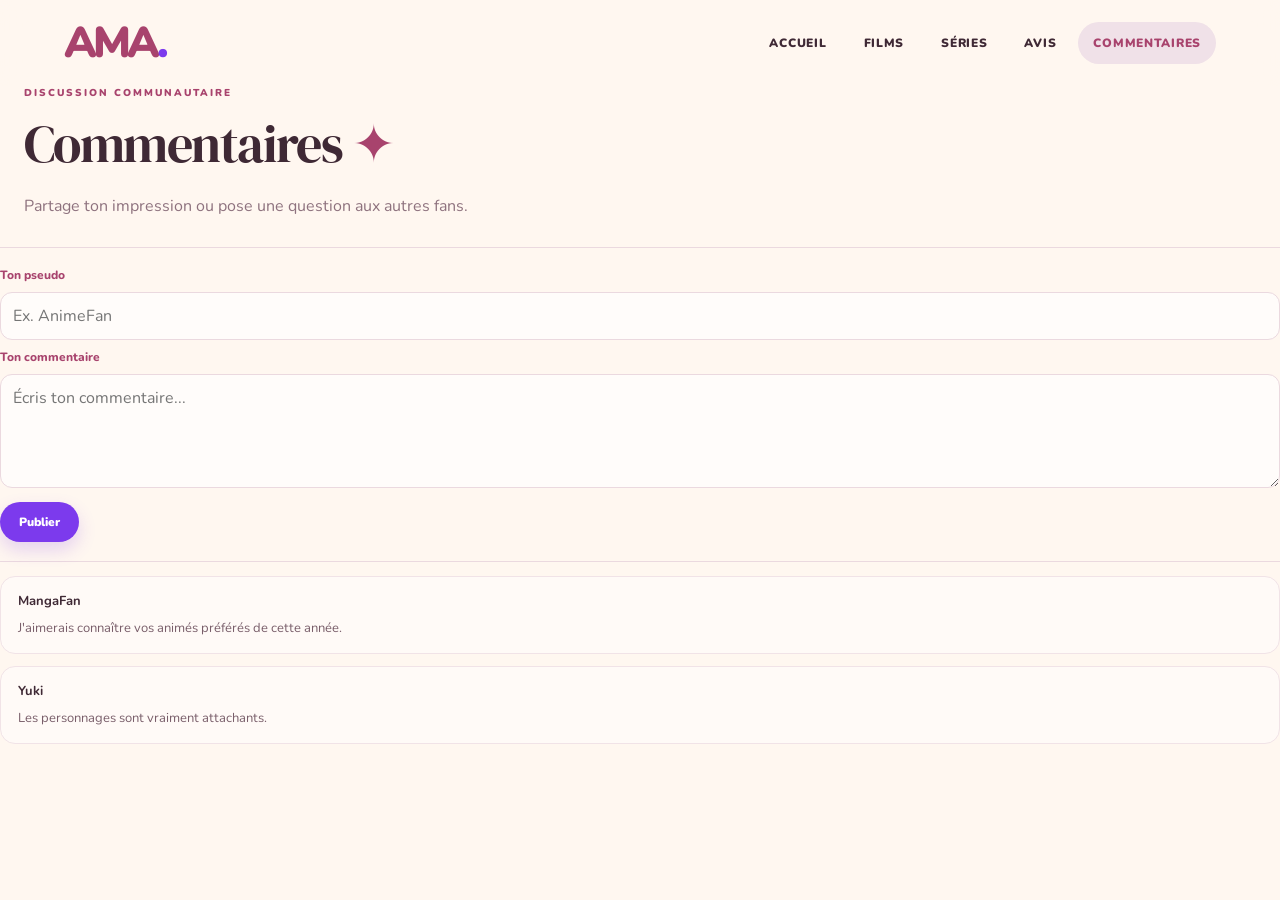
<file: Commentaire/commentaire.html>
<!DOCTYPE html>
<html lang="fr">
<head>
    <meta charset="UTF-8">
    <meta name="viewport" content="width=device-width, initial-scale=1.0">
    <meta name="description" content="Participe aux commentaires de la communauté AMA.">
    <title>AMA - Commentaires</title>
    <link rel="preconnect" href="https://fonts.googleapis.com">
    <link rel="preconnect" href="https://fonts.gstatic.com" crossorigin>
    <link href="https://fonts.googleapis.com/css2?family=Nunito:wght@400;500;600;700;800;900&display=swap" rel="stylesheet">
    <link rel="stylesheet" href="../navigation.css">
    <link rel="stylesheet" href="../Accueil/accueil.css">
    <link rel="stylesheet" href="avis.css">
    <script src="commentaire.js" defer></script>
</head>

<body>
    <header class="site-header">
        <a class="brand" href="../Accueil/accueil.html">AMA<span>.</span></a>

        <nav class="main-nav" aria-label="Navigation principale">
            <a class="nav-link" href="../Accueil/accueil.html"
               title="Accueil - ../Accueil/accueil.html"
               data-tooltip="Accueil - ../Accueil/accueil.html">ACCUEIL</a>
            <a class="nav-link" href="../Accueil/accueil.html#page-films"
               title="Films - ../Accueil/accueil.html#page-films"
               data-tooltip="Films - ../Accueil/accueil.html#page-films">FILMS</a>
            <a class="nav-link" href="../Accueil/accueil.html#page-series"
               title="Séries - ../Accueil/accueil.html#page-series"
               data-tooltip="Séries - ../Accueil/accueil.html#page-series">SÉRIES</a>
            <a class="nav-link" href="../Accueil/accueil.html#pages-avis"
               title="Avis - accueil.html#pages-avis"
               data-tooltip="Avis - accueil.html#pages-avis">AVIS</a>
            <a class="nav-link active" href="commentaire.html" aria-current="page"
               title="Commentaires - commentaire.html"
               data-tooltip="Commentaires - commentaire.html">COMMENTAIRES</a>
        </nav>
    </header>

    <main>
        <section class="page-avis">
            <div class="page-title">
                <p class="eyebrow">DISCUSSION COMMUNAUTAIRE</p>
                <h2>Commentaires <span>✦</span></h2>
                <p>Partage ton impression ou pose une question aux autres fans.</p>
            </div>

            <form class="review-form" id="commentForm">
                <label for="commentName">Ton pseudo</label>
                <input id="commentName" maxlength="24" placeholder="Ex. AnimeFan" required>

                <label for="commentText">Ton commentaire</label>
                <textarea
                    id="commentText"
                    rows="4"
                    maxlength="400"
                    placeholder="Écris ton commentaire..."
                    required
                ></textarea>

                <button class="button button-primary" type="submit">Publier</button>
            </form>

            <div class="review-list" id="commentList">
                <article class="review-card">
                    <div class="review-top"><strong>MangaFan</strong></div>
                    <p>J'aimerais connaître vos animés préférés de cette année.</p>
                </article>

                <article class="review-card">
                    <div class="review-top"><strong>Yuki</strong></div>
                    <p>Les personnages sont vraiment attachants.</p>
                </article>
            </div>
        </section>
    </main>
</body>
</html>
</file>
<file: navigation.css>
:root {
    --cream: #FFF7F0;
    --pink: #A8436D;
    --purple: #7C3AED;
    --plum: #3F2935;
    --ink: #35252E;
    --muted: #8E727E;
    --line: #EBD9DF;
    --white: #FFFFFF;
    --shadow: 0 18px 50px rgba(88, 44, 65, .11);
}

.site-header {
    min-height: 86px;
    padding: 15px clamp(20px, 5vw, 76px);
    display: flex;
    align-items: center;
    gap: 35px;
    justify-content: space-between;
    background: rgba(255, 247, 240, .94);
    border-bottom: 0;
    position: sticky;
    top: 0;
    z-index: 20;
    backdrop-filter: blur(14px);
}

.brand {
    color: var(--pink);
    font-family: "Nunito", "Segoe UI", sans-serif;
    font-weight: 900;
    letter-spacing: -4px;
    font-size: 43px;
    line-height: 1;
    text-decoration: none;
}

.brand span {
    color: var(--purple);
}

.main-nav {
    display: flex;
    align-items: center;
    gap: 7px;
}

.nav-link {
    position: relative;
    border: 0;
    background: transparent;
    color: var(--plum);
    font-weight: 900;
    letter-spacing: .06em;
    font-size: 12px;
    padding: 13px 15px;
    border-radius: 30px;
    text-decoration: none;
    transition: .2s;
}

.nav-link:hover,
.nav-link.active {
    background: #F0E1E8;
    color: var(--pink);
}

.nav-link[data-tooltip]::after {
    content: attr(data-tooltip);
    position: absolute;
    left: 50%;
    bottom: -46px;
    z-index: 30;
    transform: translateX(-50%) translateY(-4px);
    width: max-content;
    max-width: 260px;
    padding: 8px 11px;
    border-radius: 8px;
    background: var(--plum);
    color: var(--white);
    box-shadow: 0 8px 24px rgba(63, 41, 53, .18);
    font-size: 11px;
    font-weight: 700;
    letter-spacing: 0;
    line-height: 1.3;
    opacity: 0;
    pointer-events: none;
    transition: opacity .15s ease, transform .15s ease;
}

.nav-link[data-tooltip]:hover::after,
.nav-link[data-tooltip]:focus-visible::after {
    opacity: 1;
    transform: translateX(-50%) translateY(0);
}

.header-tools {
    display: flex;
    gap: 10px;
    align-items: center;
}

.search-box {
    position: relative;
    width: min(290px, 26vw);
    display: flex;
    align-items: center;
    gap: 10px;
    background: var(--white);
    border: 1px solid var(--line);
    border-radius: 30px;
    padding: 11px 16px;
}

.search-suggestions {
    position: absolute;
    top: calc(100% + 8px);
    left: 0;
    right: 0;
    z-index: 40;
    display: flex;
    flex-direction: column;
    max-height: 320px;
    overflow-y: auto;
    padding: 6px;
    border: 1px solid var(--line);
    border-radius: 14px;
    background: var(--white);
    box-shadow: var(--shadow);
}

.search-suggestions[hidden] {
    display: none;
}

.search-suggestion {
    display: flex;
    flex-direction: column;
    gap: 2px;
    width: 100%;
    padding: 9px 11px;
    border: 0;
    border-radius: 9px;
    background: transparent;
    color: var(--plum);
    text-align: left;
    cursor: pointer;
}

.search-suggestion:hover,
.search-suggestion[aria-selected="true"] {
    background: #F0E1E8;
}

.search-suggestion-title {
    font-size: 13px;
    font-weight: 900;
}

.search-suggestion-meta {
    color: var(--muted);
    font-size: 11px;
}

.search-box input {
    min-width: 0;
    width: 100%;
    border: 0;
    outline: 0;
    background: transparent;
    color: var(--ink);
    font-size: 12px;
}

.plus-button {
    width: 42px;
    height: 42px;
    flex: 0 0 42px;
    border: 0;
    border-radius: 50%;
    background: var(--pink);
    color: var(--white);
    font-size: 24px;
    font-weight: 400;
}

@media (max-width: 1000px) {
    .site-header {
        flex-wrap: wrap;
        gap: 12px;
    }

    .main-nav {
        order: 3;
        width: 100%;
        justify-content: center;
    }

    .header-tools {
        margin-left: auto;
    }
}

@media (max-width: 650px) {
    .site-header {
        padding: 14px 17px;
    }

    .brand {
        font-size: 36px;
    }

    .main-nav {
        overflow-x: auto;
        justify-content: flex-start;
    }

    .nav-link {
        padding: 10px 12px;
        font-size: 10px;
    }

    .header-tools {
        width: 100%;
    }

    .search-box {
        width: 100%;
        flex: 1;
    }
}
</file>
<file: Accueil/accueil.css>
/* IMPORTATION DES POLICES */

@import url('https://fonts.googleapis.com/css2?family=DM+Serif+Display&display=swap');


/* COULEURS PRINCIPALES */

:root {
    --cream: #FFF7F0;
    --pink: #A8436D;
    --purple: #7C3AED;
    --plum: #3F2935;
    --ink: #35252E;
    --muted: #8E727E;
    --line: #EBD9DF;
    --white: #FFFFFF;

    --shadow: 0 18px 50px rgba(88, 44, 65, .11);
}


/* PARAMÈTRES GÉNÉRAUX */

* {
    box-sizing: border-box;
}

html {
    scroll-behavior: smooth;
}

body {
    margin: 0;
    background: var(--cream);
    color: var(--plum);
    font-family: 'Nunito', sans-serif;
}

button,
input,
select,
textarea {
    font: inherit;
}

button {
    cursor: pointer;
}








.intro {
    text-align: center;
    padding: 52px 20px 24px;
}

.eyebrow {
    color: var(--pink);
    font-size: 10px;
    letter-spacing: .2em;
    font-weight: 900;
    margin: 0 0 8px;
}

.intro h1,
.page-title h2 {
    font-family: 'DM Serif Display', Georgia, serif;
    font-size: clamp(40px, 5vw, 65px);
    font-weight: 400;
    margin: 0;
    color: var(--plum);
    letter-spacing: -.03em;
}

.intro h1 span,
.page-title h2 span {
    color: var(--pink);
}




.marquee {
    max-width: 640px;
    overflow: hidden;
    margin: 10px auto 0;

    color: var(--purple);
    font-weight: 900;
    font-size: 13px;
    letter-spacing: .2em;

    white-space: nowrap;
}

.marquee-track {
    display: inline-block;
    min-width: 200%;

    animation: marquee 18s linear infinite;
}

@keyframes marquee {
    from {
        transform: translateX(0);
    }

    to {
        transform: translateX(-50%);
    }
}

.intro-copy {
    color: var(--muted);
    margin: 12px 0 0;
    font-size: 14px;
}



.catalog-panel {
    width: min(950px, calc(100% - 40px));
    margin: 5px auto 25px;

    background: white;
    border: 1px solid var(--line);
    border-radius: 22px;

    padding: 24px;

    box-shadow: var(--shadow);
}

.catalog-panel[hidden] {
    display: none;
}

.catalog-heading,
.section-heading,
.reviews-heading {
    display: flex;
    justify-content: space-between;
    align-items: center;
    gap: 15px;
}

.catalog-heading h2 {
    margin: 0;
    font-size: 25px;
}

.close-panel {
    border: 0;
    background: #F7EAF0;
    color: var(--pink);

    border-radius: 50%;
    width: 36px;
    height: 36px;

    font-size: 24px;
}



.filter-grid {
    display: grid;
    grid-template-columns: repeat(3, 1fr);
    gap: 15px;
    margin: 20px 0;
}

.filter-grid label,
.review-form label {
    display: grid;
    gap: 7px;

    color: var(--pink);
    font-weight: 800;
    font-size: 12px;
}

select,
.review-form input,
.review-form textarea {
    width: 100%;

    border: 1px solid var(--line);
    background: #FFFCFA;
    border-radius: 12px;

    padding: 12px;
    color: var(--plum);

    outline-color: var(--purple);
}

.panel-actions {
    display: flex;
    gap: 10px;
}



.button {
    border: 0;
    border-radius: 30px;

    padding: 12px 19px;

    font-weight: 900;
    font-size: 12px;

    transition: .2s;
}

.button:hover {
    transform: translateY(-2px);
}

.button-primary {
    background: var(--purple);
    color: white;

    box-shadow: 0 8px 18px #7c3aed33;
}

.button-ghost {
    color: var(--pink);
    background: #F8EAF0;
}




.hero {
    width: min(1320px, calc(100% - 48px));
    min-height: 365px;

    margin: 10px auto 55px;

    border-radius: 27px;
    overflow: hidden;

    position: relative;

    background: #69465C;
    color: white;

    box-shadow: var(--shadow);
}

.hero-image {
    position: absolute;

    width: 100%;
    height: 100%;

    inset: 0;

    object-fit: cover;
    object-position: center 38%;
}

.hero-shade {
    position: absolute;
    inset: 0;

    background: linear-gradient(
        90deg,
        rgba(47,27,40,.88),
        rgba(63,41,53,.62) 42%,
        rgba(63,41,53,.05)
    );
}

.hero-content {
    position: relative;
    z-index: 1;

    max-width: 520px;

    padding: 55px clamp(25px, 6vw, 78px);
}

.pill {
    display: inline-flex;

    border-radius: 30px;

    background: #FFFFFF26;
    color: white;
    border: 1px solid #FFFFFF55;

    padding: 7px 12px;

    font-size: 10px;
    font-weight: 900;
    letter-spacing: .1em;
}

.hero-kicker {
    color: #F6C9DC;
    letter-spacing: .2em;

    font-size: 10px;
    font-weight: 900;

    margin: 22px 0 4px;
}

.hero h2 {
    font-family: 'DM Serif Display', Georgia, serif;

    font-size: clamp(44px, 6vw, 70px);
    font-weight: 400;

    line-height: .98;

    margin: 0 0 15px;
}

.hero-content > p:not(.hero-kicker) {
    color: #F8EAF0;
    max-width: 360px;

    font-size: 14px;
    line-height: 1.7;
}

.button-light {
    background: var(--cream);
    color: var(--pink);
    margin-top: 13px;
}

.button-light span {
    padding-left: 10px;
    font-size: 17px;
}

.hero-stamp {
    position: absolute;
    right: 45px;
    bottom: 28px;
    z-index: 1;

    color: #FFFFFFB8;

    font-size: 30px;
    line-height: .8;

    font-weight: 900;
    letter-spacing: -.08em;

    text-align: right;
    transform: rotate(-8deg);
}

.hero-stamp small {
    font-size: 8px;
    letter-spacing: .22em;
}




.content-section,
.genre-strip,
.page-title,
.review-layout {
    width: min(1250px, calc(100% - 48px));
    margin-left: auto;
    margin-right: auto;
}

.section-heading {
    margin-bottom: 22px;
}

.section-heading h2,
.genre-strip h2 {
    margin: 0;

    font-family: 'DM Serif Display', Georgia, serif;
    font-size: 34px;
    font-weight: 400;
}

.section-heading h2 span {
    color: var(--purple);
}

.section-note {
    color: var(--muted);
    font-size: 12px;
}




.anime-grid {
    display: grid;
    grid-template-columns: repeat(5, minmax(0, 1fr));
    gap: 18px;
}

.anime-card {
    min-width: 0;

    border-radius: 17px;
    overflow: hidden;

    background: white;
    border: 1px solid var(--line);

    box-shadow: 0 8px 24px #582c410c;

    transition: transform .22s, box-shadow .22s;
}

.anime-card:hover {
    transform: translateY(-6px);
    box-shadow: var(--shadow);
}

.poster-wrap {
    position: relative;
    height: 255px;
    overflow: hidden;
    background: #F0E1E8;
}

.poster-wrap img {
    width: 100%;
    height: 100%;

    object-fit: cover;
    display: block;

    transition: transform .35s;
}

.anime-card:hover img {
    transform: scale(1.05);
}

.poster-type {
    position: absolute;
    top: 11px;
    left: 11px;

    background: #3F2935D9;
    color: white;

    padding: 6px 9px;
    border-radius: 20px;

    font-size: 9px;
    font-weight: 900;
}

.anime-info {
    padding: 13px 14px 15px;
}

.anime-info h3 {
    margin: 0 0 6px;
    color: var(--plum);
    font-size: 15px;
}

.anime-meta {
    color: var(--muted);
    font-size: 11px;
    min-height: 31px;
}

.anime-bottom {
    display: flex;
    justify-content: space-between;
    align-items: center;
    margin-top: 10px;
}

.rating {
    color: #C58A26;
    font-weight: 900;
    font-size: 12px;
}

.genre-tag {
    color: var(--pink);
    background: #F8EAF0;

    border-radius: 20px;
    padding: 5px 8px;

    font-size: 9px;
    font-weight: 900;
}

.empty-state {
    text-align: center;
    color: var(--muted);

    padding: 40px;

    background: white;
    border-radius: 18px;
}


/* EXPLORER PAR GENRE */

.genre-strip {
    margin-top: 65px;
    margin-bottom: 75px;

    padding: 28px;
    border-radius: 22px;

    background: #F5E8ED;

    display: flex;
    align-items: center;
    justify-content: space-between;

    gap: 25px;
}

.genre-strip h2 {
    font-size: 27px;
}

.genre-chips {
    display: flex;
    flex-wrap: wrap;
    gap: 9px;
    justify-content: flex-end;
}

.genre-chip {
    border: 1px solid #E8CED9;
    background: white;

    color: var(--pink);

    padding: 10px 14px;
    border-radius: 25px;

    font-weight: 800;
    font-size: 11px;
}

.genre-chip:hover {
    color: white;
    background: var(--purple);
    border-color: var(--purple);
}


/* AFFICHAGE DES PAGES */

.page-section {
    display: none;
    padding: 35px 0 75px;
}

.page-section.active {
    display: block;
}

.page-title {
    margin-bottom: 30px;
}

.page-title h2 {
    font-size: 52px;
}

.page-title > p:last-child {
    color: var(--muted);
}


/* PAGE AVIS */

.review-layout {
    display: grid;

    grid-template-columns:
        minmax(260px, .8fr)
        minmax(0, 1.4fr);

    gap: 28px;
    align-items: start;
}

.review-feature {
    background: white;

    border: 1px solid var(--line);
    border-radius: 22px;

    overflow: hidden;

    box-shadow: var(--shadow);
}

.review-feature > a {
    display: block;
    width: 55%;
}

.review-feature > a > img {
    width: 100%;
    height: auto;
    display: block;
}

.review-feature-info {
    padding: 20px;
}

.review-feature-info .pill {
    background: #F3E4EB;
    color: var(--pink);
    border: 0;
}

.review-feature-info h3 {
    font-family: 'DM Serif Display', Georgia, serif;

    font-size: 30px;
    font-weight: 400;

    margin: 13px 0 5px;
}

.review-feature-info p {
    color: var(--muted);
    font-size: 12px;
}

.big-rating {
    color: #C58A26;

    font-size: 27px;
    font-weight: 900;

    margin-top: 14px;
}

.big-rating small {
    color: var(--muted);
    font-size: 13px;
}


/* COLONNE DES COMMENTAIRES */

.reviews-column {
    background: white;

    border: 1px solid var(--line);
    border-radius: 22px;

    padding: 23px;

    box-shadow: var(--shadow);
}

.reviews-heading h3 {
    margin: 0;
    font-size: 22px;
}

.review-count {
    color: var(--pink);
    background: #F8EAF0;

    border-radius: 20px;
    padding: 7px 11px;

    font-size: 11px;
    font-weight: 900;
}


/* FORMULAIRE DES AVIS */

.review-form {
    display: grid;
    gap: 9px;

    padding: 19px 0;
    margin: 14px 0;

    border-top: 1px solid var(--line);
    border-bottom: 1px solid var(--line);
}

.review-form textarea {
    resize: vertical;
}

.review-form .button {
    justify-self: start;
    margin-top: 5px;
}


/* COMMENTAIRES */

.review-list {
    display: grid;
    gap: 12px;
}

.review-card {
    background: #FFFAF7;

    border: 1px solid #F1E3E7;

    padding: 15px 17px;
    border-radius: 15px;
}

.review-top {
    display: flex;
    justify-content: space-between;
    gap: 10px;

    color: var(--plum);
    font-size: 13px;
}

.review-top span {
    color: #C58A26;
    font-weight: 900;
}

.review-card p {
    color: #795E6A;
    font-size: 13px;
    line-height: 1.55;
    margin: 8px 0 0;
}




.site-footer {
    border-top: 0;

    padding: 35px 24px;

    text-align: center;
    color: var(--muted);
}

.footer-brand {
    font-size: 35px;
    display: inline-block;
}

.site-footer p {
    font-size: 12px;
}

.site-footer small {
    font-size: 10px;
}




.back-top {
    position: fixed;

    bottom: 22px;
    right: 22px;

    width: 45px;
    height: 45px;

    border: 0;
    border-radius: 50%;

    background: var(--purple);
    color: white;

    font-size: 23px;
    box-shadow: var(--shadow);

    opacity: 0;
    pointer-events: none;

    transition: .2s;
}

.back-top.visible {
    opacity: 1;
    pointer-events: auto;
}


/* ADAPTATION TABLETTES */

@media (max-width: 1000px) {
    .anime-grid {
        grid-template-columns: repeat(3, minmax(0, 1fr));
    }

    .genre-strip {
        align-items: flex-start;
        flex-direction: column;
    }

    .genre-chips {
        justify-content: flex-start;
    }

}


/* ADAPTATION TÉLÉPHONES */

@media (max-width: 650px) {
    .intro {
        padding-top: 35px;
    }

    .hero {
        width: calc(100% - 28px);
        min-height: 390px;
    }

    .hero-content {
        padding: 40px 25px;
    }

    .hero-stamp {
        right: 20px;
        bottom: 17px;
    }

    .content-section,
    .genre-strip,
    .page-title,
    .review-layout {
        width: calc(100% - 28px);
    }

    .anime-grid {
        grid-template-columns: repeat(2, minmax(0, 1fr));
        gap: 11px;
    }

    .poster-wrap {
        height: 205px;
    }

    .anime-info {
        padding: 10px;
    }

    .anime-info h3 {
        font-size: 13px;
    }

    .filter-grid {
        grid-template-columns: 1fr;
    }

    .review-layout {
        grid-template-columns: 1fr;
    }

    .review-feature > img {
        height: 300px;
    }

    .reviews-column {
        padding: 17px;
    }

    .section-heading h2 {
        font-size: 29px;
    }

}


/* Vignette Demon Slayer cliquable — effet au survol */
.review-feature a img {
    cursor: pointer;
    transition: transform 0.3s;
}

.review-feature a img:hover {
    transform: scale(1.05);
}


/* Vignettes des cartes cliquables (grille accueil, films, séries) */
.anime-card a.poster-link {
    display: block;
    text-decoration: none;
    color: inherit;
}

.anime-card a.poster-link img,
.review-feature a img {
    cursor: pointer;
    transition: transform 0.3s;
}

.anime-card a.poster-link:hover img,
.review-feature a img:hover {
    transform: scale(1.05);
}


/* Bouton "Visualiser" sur l'affiche */
.poster-wrap {
    position: relative;
}

.watch-btn {
    position: absolute;
    left: 50%;
    bottom: 12px;
    transform: translateX(-50%) translateY(6px);

    padding: 8px 16px;
    border: none;
    border-radius: 999px;

    background: var(--purple, #a8436d);
    color: white;

    font-family: inherit;
    font-size: 14px;
    font-weight: 700;

    cursor: pointer;
    opacity: 0;
    pointer-events: none;

    transition: opacity .25s, transform .25s;
    box-shadow: 0 4px 14px rgba(0, 0, 0, .35);
}

.anime-card a.poster-link:hover .watch-btn,
.anime-card a.poster-link:focus-visible .watch-btn {
    opacity: 1;
    pointer-events: auto;
    transform: translateX(-50%) translateY(0);
}

.watch-btn:hover {
    filter: brightness(1.15);
}

/* Sur mobile (pas de survol possible) : bouton toujours visible */
@media (hover: none) {
    .watch-btn {
        opacity: 1;
        pointer-events: auto;
        transform: translateX(-50%) translateY(0);
    }
}
</file>
<file: Commentaire/avis.css>
.nav-link {
    text-decoration: none;
}

.nav-link.active,
.nav-link.active:hover,
.nav-link.active:focus {
    background: #F0E1E8;
    color: #A8436D;
}
</file>
